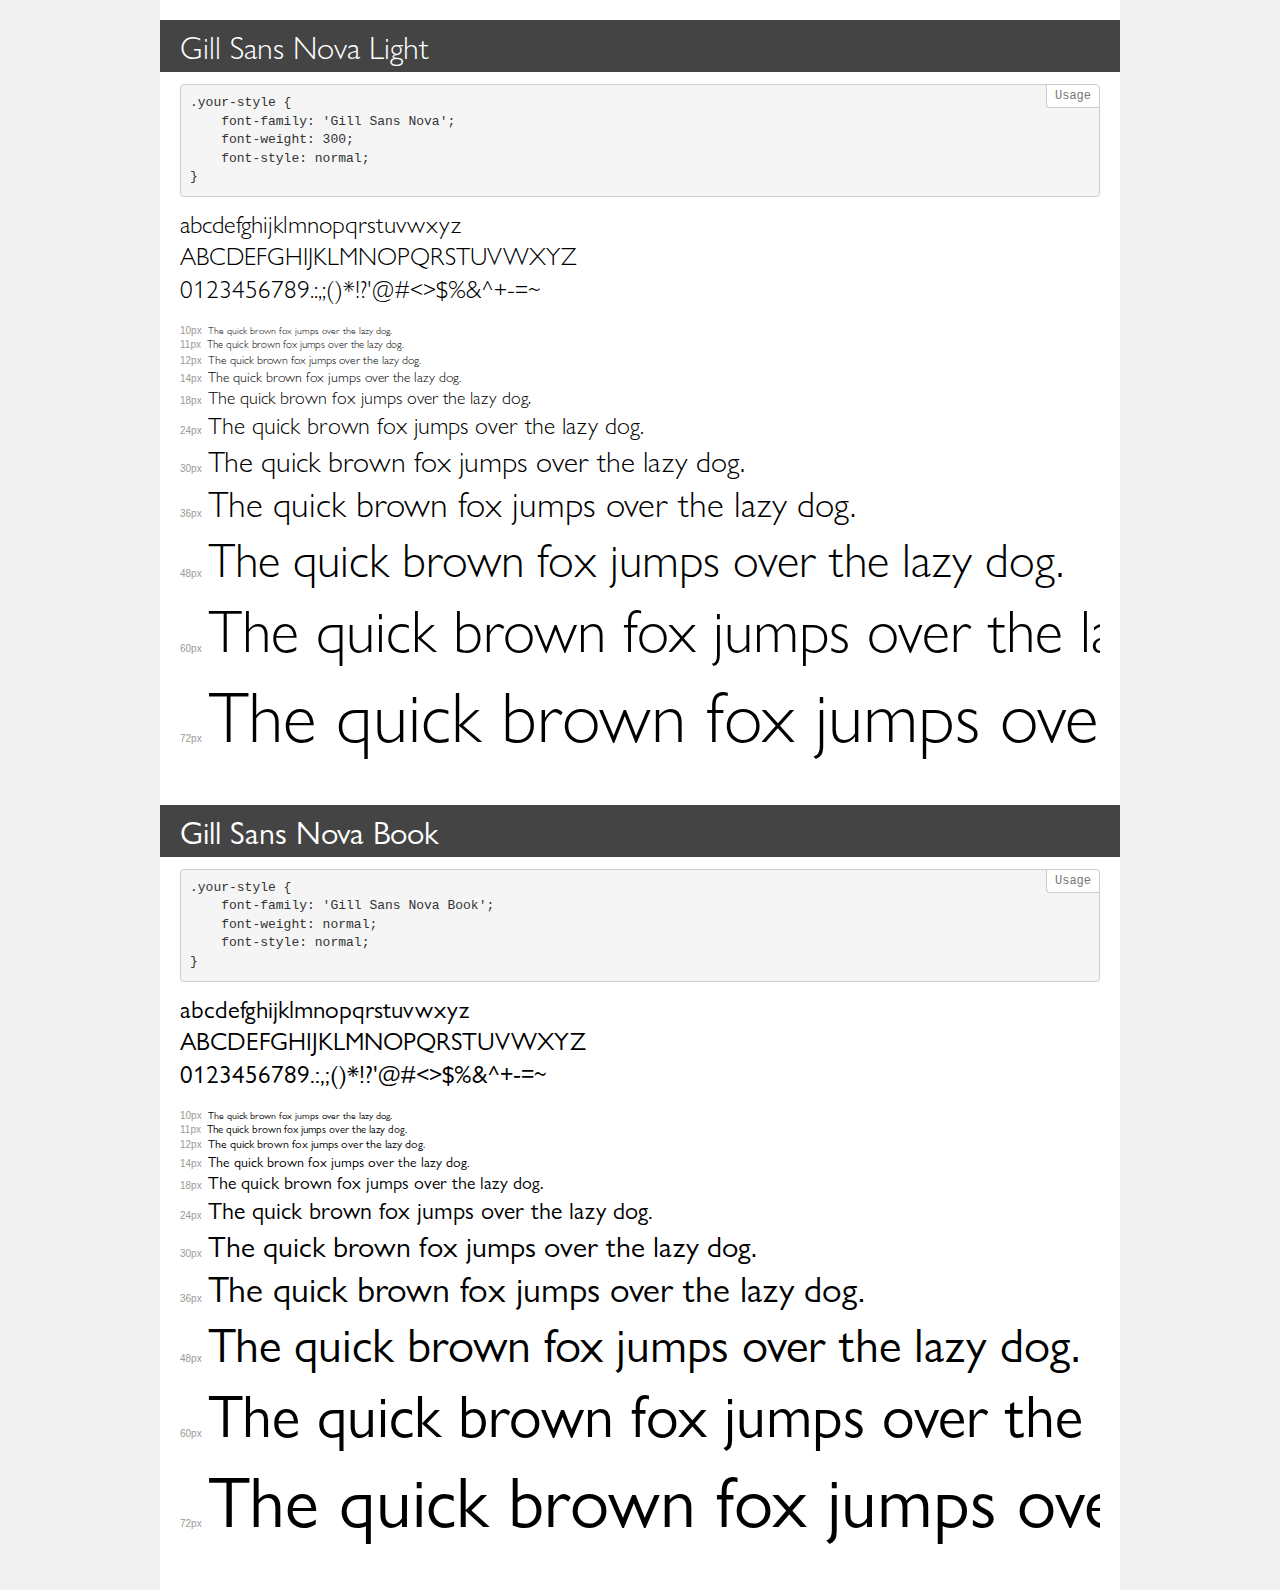
<file: assets/fonts/demo.html>
<!DOCTYPE html>
<html lang="en">
<head>
    <meta charset="utf-8">
    <meta http-equiv="X-UA-Compatible" content="IE=edge">
    <meta name="viewport" content="width=device-width, initial-scale=1">
    <meta name="robots" content="noindex, noarchive">
    <meta name="format-detection" content="telephone=no">
    <title>Transfonter demo</title>
    <link href="stylesheet.css" rel="stylesheet">
    <style>
        /*
        http://meyerweb.com/eric/tools/css/reset/
        v2.0 | 20110126
        License: none (public domain)
        */
        html, body, div, span, applet, object, iframe,
        h1, h2, h3, h4, h5, h6, p, blockquote, pre,
        a, abbr, acronym, address, big, cite, code,
        del, dfn, em, img, ins, kbd, q, s, samp,
        small, strike, strong, sub, sup, tt, var,
        b, u, i, center,
        dl, dt, dd, ol, ul, li,
        fieldset, form, label, legend,
        table, caption, tbody, tfoot, thead, tr, th, td,
        article, aside, canvas, details, embed,
        figure, figcaption, footer, header, hgroup,
        menu, nav, output, ruby, section, summary,
        time, mark, audio, video {
            margin: 0;
            padding: 0;
            border: 0;
            font-size: 100%;
            font: inherit;
            vertical-align: baseline;
        }
        /* HTML5 display-role reset for older browsers */
        article, aside, details, figcaption, figure,
        footer, header, hgroup, menu, nav, section {
            display: block;
        }
        body {
            line-height: 1;
        }
        ol, ul {
            list-style: none;
        }
        blockquote, q {
            quotes: none;
        }
        blockquote:before, blockquote:after,
        q:before, q:after {
            content: '';
            content: none;
        }
        table {
            border-collapse: collapse;
            border-spacing: 0;
        }
        /* demo styles */
        body {
            background: #f0f0f0;
            color: #000;
        }
        .page {
            background: #fff;
            width: 920px;
            margin: 0 auto;
            padding: 20px 20px 0 20px;
            overflow: hidden;
        }
        .font-container {
            overflow-x: auto;
            overflow-y: hidden;
            margin-bottom: 40px;
            line-height: 1.3;
            white-space: nowrap;
            padding-bottom: 5px;
        }
        h1 {
            position: relative;
            background: #444;
            font-size: 32px;
            color: #fff;
            padding: 10px 20px;
            margin: 0 -20px 12px -20px;
        }
        .letters {
            font-size: 25px;
            margin-bottom: 20px;
        }
        .s10:before {
            content: '10px';
        }
        .s11:before {
            content: '11px';
        }
        .s12:before {
            content: '12px';
        }
        .s14:before {
            content: '14px';
        }
        .s18:before {
            content: '18px';
        }
        .s24:before {
            content: '24px';
        }
        .s30:before {
            content: '30px';
        }
        .s36:before {
            content: '36px';
        }
        .s48:before {
            content: '48px';
        }
        .s60:before {
            content: '60px';
        }
        .s72:before {
            content: '72px';
        }
        .s10:before, .s11:before, .s12:before, .s14:before,
        .s18:before, .s24:before, .s30:before, .s36:before,
        .s48:before, .s60:before, .s72:before {
            font-family: Arial, sans-serif;
            font-size: 10px;
            font-weight: normal;
            font-style: normal;
            color: #999;
            padding-right: 6px;
        }
        pre {
            display: block;
            position: relative;
            padding: 9px;
            margin: 0 0 10px;
            font-family: Monaco, Menlo, Consolas, "Courier New", monospace;
            font-size: 13px;
            line-height: 1.428571429;
            color: #333;
            font-weight: normal;
            font-style: normal;
            background-color: #f5f5f5;
            border: 1px solid #ccc;
            overflow-x: auto;
            border-radius: 4px;
        }
        pre:after {
            display: block;
            position: absolute;
            right: 0;
            top: 0;
            content: 'Usage';
            line-height: 1;
            padding: 5px 8px;
            font-size: 12px;
            color: #767676;
            background-color: #fff;
            border: 1px solid #ccc;
            border-right: none;
            border-top: none;
            border-radius: 0 4px 0 4px;
            z-index: 10;
        }
        /* responsive */
        @media (max-width: 959px) {
            .page {
                width: auto;
                margin: 0;
            }
        }
    </style>
</head>
<body>
<div class="page">
    <div class="demo">
        <h1 style="font-family: 'Gill Sans Nova'; font-weight: 300; font-style: normal;">Gill Sans Nova Light</h1>
        <pre>.your-style {
    font-family: 'Gill Sans Nova';
    font-weight: 300;
    font-style: normal;
}</pre>
        <div class="font-container" style="font-family: 'Gill Sans Nova'; font-weight: 300; font-style: normal;">
            <p class="letters">
                abcdefghijklmnopqrstuvwxyz<br>
ABCDEFGHIJKLMNOPQRSTUVWXYZ<br>
                0123456789.:,;()*!?'@#<>$%&^+-=~
            </p>
            <p class="s10" style="font-size: 10px;">The quick brown fox jumps over the lazy dog.</p>
            <p class="s11" style="font-size: 11px;">The quick brown fox jumps over the lazy dog.</p>
            <p class="s12" style="font-size: 12px;">The quick brown fox jumps over the lazy dog.</p>
            <p class="s14" style="font-size: 14px;">The quick brown fox jumps over the lazy dog.</p>
            <p class="s18" style="font-size: 18px;">The quick brown fox jumps over the lazy dog.</p>
            <p class="s24" style="font-size: 24px;">The quick brown fox jumps over the lazy dog.</p>
            <p class="s30" style="font-size: 30px;">The quick brown fox jumps over the lazy dog.</p>
            <p class="s36" style="font-size: 36px;">The quick brown fox jumps over the lazy dog.</p>
            <p class="s48" style="font-size: 48px;">The quick brown fox jumps over the lazy dog.</p>
            <p class="s60" style="font-size: 60px;">The quick brown fox jumps over the lazy dog.</p>
            <p class="s72" style="font-size: 72px;">The quick brown fox jumps over the lazy dog.</p>
        </div>
    </div>
    <div class="demo">
        <h1 style="font-family: 'Gill Sans Nova Book'; font-weight: normal; font-style: normal;">Gill Sans Nova Book</h1>
        <pre>.your-style {
    font-family: 'Gill Sans Nova Book';
    font-weight: normal;
    font-style: normal;
}</pre>
        <div class="font-container" style="font-family: 'Gill Sans Nova Book'; font-weight: normal; font-style: normal;">
            <p class="letters">
                abcdefghijklmnopqrstuvwxyz<br>
ABCDEFGHIJKLMNOPQRSTUVWXYZ<br>
                0123456789.:,;()*!?'@#<>$%&^+-=~
            </p>
            <p class="s10" style="font-size: 10px;">The quick brown fox jumps over the lazy dog.</p>
            <p class="s11" style="font-size: 11px;">The quick brown fox jumps over the lazy dog.</p>
            <p class="s12" style="font-size: 12px;">The quick brown fox jumps over the lazy dog.</p>
            <p class="s14" style="font-size: 14px;">The quick brown fox jumps over the lazy dog.</p>
            <p class="s18" style="font-size: 18px;">The quick brown fox jumps over the lazy dog.</p>
            <p class="s24" style="font-size: 24px;">The quick brown fox jumps over the lazy dog.</p>
            <p class="s30" style="font-size: 30px;">The quick brown fox jumps over the lazy dog.</p>
            <p class="s36" style="font-size: 36px;">The quick brown fox jumps over the lazy dog.</p>
            <p class="s48" style="font-size: 48px;">The quick brown fox jumps over the lazy dog.</p>
            <p class="s60" style="font-size: 60px;">The quick brown fox jumps over the lazy dog.</p>
            <p class="s72" style="font-size: 72px;">The quick brown fox jumps over the lazy dog.</p>
        </div>
    </div>
</div>
</body>
</html>
</file>
<file: assets/fonts/stylesheet.css>
@font-face {
    font-family: 'Gill Sans Nova';
    src: local('Gill Sans Nova Light'), local('GillSansNova-Light'),
        url('GillSansNova-Light.woff2') format('woff2'),
        url('GillSansNova-Light.woff') format('woff');
    font-weight: 300;
    font-style: normal;
    font-display: swap;
}

@font-face {
    font-family: 'Gill Sans Nova Book';
    src: local('Gill Sans Nova Book'), local('GillSansNova-Book'),
        url('GillSansNova-Book.woff2') format('woff2'),
        url('GillSansNova-Book.woff') format('woff');
    font-weight: normal;
    font-style: normal;
    font-display: swap;
}
</file>
